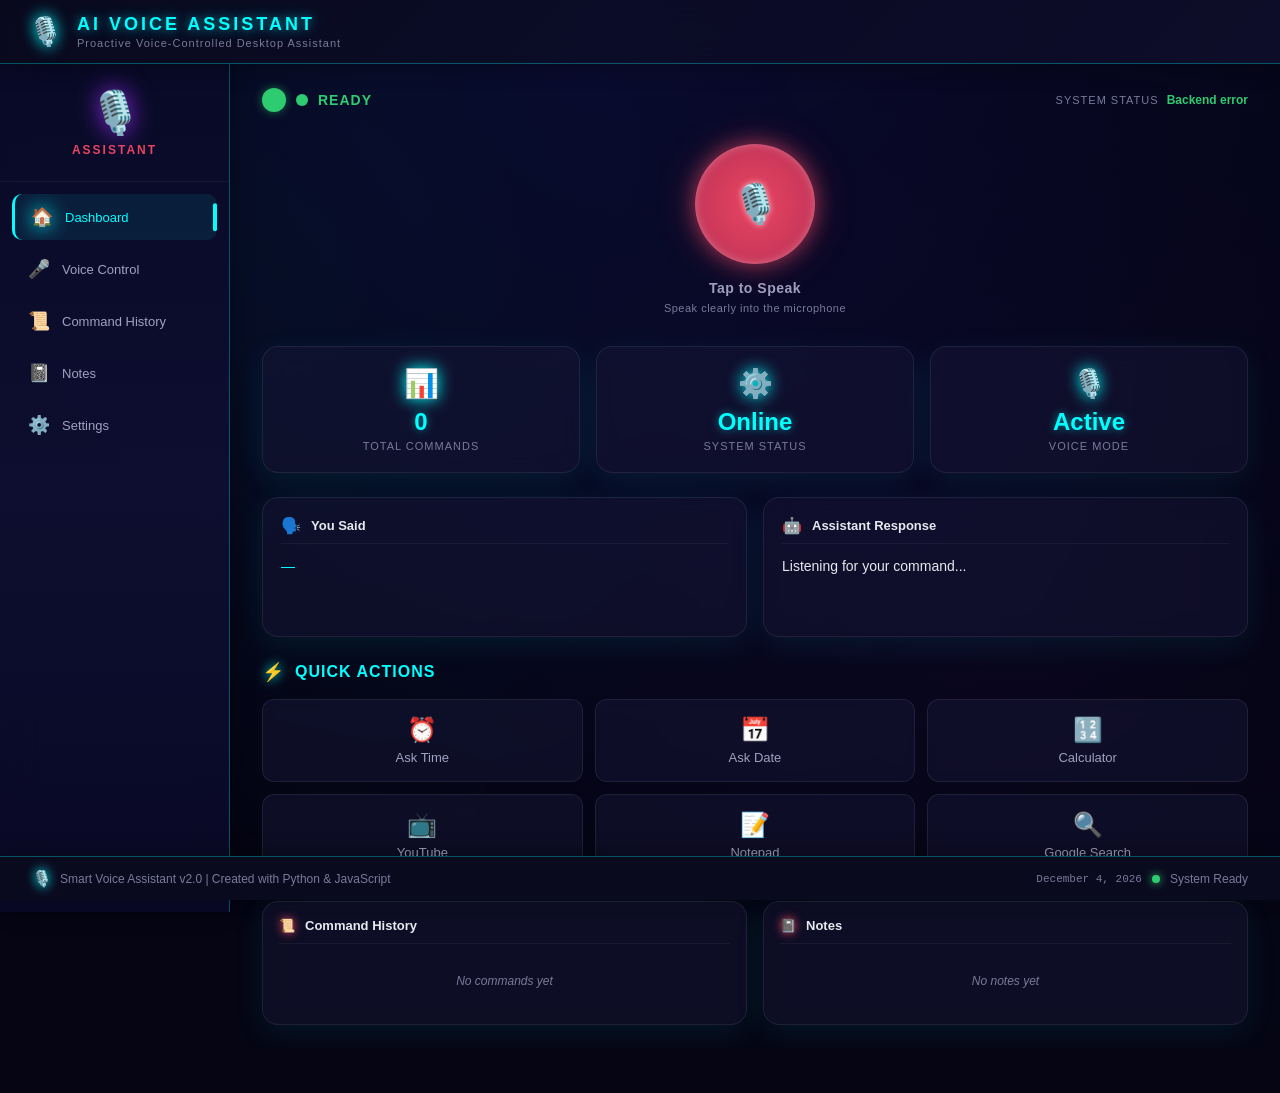
<file: frontend/index.html>
<!DOCTYPE html>
<html lang="en">
<head>
    <meta charset="UTF-8">
    <meta name="viewport" content="width=device-width, initial-scale=1.0">
    <title>AI Voice Assistant — Dashboard</title>
    <link rel="stylesheet" href="style.css">
</head>
<body>

    <!-- ===== APP BAR ===== -->
    <header class="app-bar">
        <div class="app-brand">
            <span class="logo">🎙️</span>
            <div class="brand-text">
                <span class="app-title">AI VOICE ASSISTANT</span>
                <span class="app-subtitle">Proactive Voice-Controlled Desktop Assistant</span>
            </div>
        </div>
    </header>

    <!-- ===== MAIN WRAPPER ===== -->
    <div class="app-wrapper">

        <!-- ===== LEFT SIDEBAR ===== -->
        <nav class="sidebar">
            <div class="sidebar-top">
                <div class="sidebar-logo">🎙️</div>
                <div class="sidebar-name">ASSISTANT</div>
            </div>

            <ul class="nav-menu">
                <li class="nav-item active" data-view="dashboard">
                    <span class="nav-icon">🏠</span>
                    <span class="nav-text">Dashboard</span>
                    <div class="nav-indicator"></div>
                </li>
                <li class="nav-item" data-view="voice">
                    <span class="nav-icon">🎤</span>
                    <span class="nav-text">Voice Control</span>
                    <div class="nav-indicator"></div>
                </li>
                <li class="nav-item" data-view="history">
                    <span class="nav-icon">📜</span>
                    <span class="nav-text">Command History</span>
                    <div class="nav-indicator"></div>
                </li>
                <li class="nav-item" data-view="notes">
                    <span class="nav-icon">📓</span>
                    <span class="nav-text">Notes</span>
                    <div class="nav-indicator"></div>
                </li>
                <li class="nav-item" data-view="settings">
                    <span class="nav-icon">⚙️</span>
                    <span class="nav-text">Settings</span>
                    <div class="nav-indicator"></div>
                </li>
            </ul>

            <div class="sidebar-footer">
                <div class="version">v2.0</div>
            </div>
        </nav>

        <!-- ===== MAIN CONTENT ===== -->
        <main class="main-content">

            <!-- ---------- DASHBOARD VIEW ---------- -->
            <section class="view active" id="dashboard-view">

                <!-- Status Section -->
                <div class="status-section">
                    <div class="status-indicator">
                        <div class="status-glow" id="statusGlow"></div>
                        <div class="status-dot" id="statusDot"></div>
                        <span class="status-text" id="statusText">READY</span>
                    </div>
                    <div class="status-info">
                        <span class="status-label">SYSTEM STATUS</span>
                        <span class="status-value online">ONLINE</span>
                    </div>
                </div>

                <!-- Central Microphone -->
                <div class="mic-section">
                    <div class="mic-glow-ring" id="micGlowRing"></div>
                    <button class="mic-button" id="micButton">
                        <span class="mic-icon">🎙️</span>
                    </button>
                    <div class="mic-label" id="micLabel">Tap to Speak</div>
                    <div class="mic-hint">Speak clearly into the microphone</div>
                </div>

                <!-- Stats Cards -->
                <div class="stats-grid">
                    <div class="stat-card">
                        <div class="stat-icon">📊</div>
                        <div class="stat-value" id="totalCommands">0</div>
                        <div class="stat-label">Total Commands</div>
                    </div>
                    <div class="stat-card">
                        <div class="stat-icon">⚙️</div>
                        <div class="stat-value" id="systemStatus">Online</div>
                        <div class="stat-label">System Status</div>
                    </div>
                    <div class="stat-card">
                        <div class="stat-icon">🎙️</div>
                        <div class="stat-value" id="voiceMode">Active</div>
                        <div class="stat-label">Voice Mode</div>
                    </div>
                </div>

                <!-- Interaction Cards -->
                <div class="interaction-section">
                    <div class="interaction-card">
                        <div class="card-header">
                            <span class="card-icon">🗣️</span>
                            <span>You Said</span>
                        </div>
                        <div class="card-content" id="youSaid">—</div>
                    </div>
                    <div class="interaction-card">
                        <div class="card-header">
                            <span class="card-icon">🤖</span>
                            <span>Assistant Response</span>
                        </div>
                        <div class="card-content" id="assistantResponse">Listening for your command...</div>
                    </div>
                </div>

                <!-- Quick Actions -->
                <div class="quick-actions">
                    <div class="section-title">
                        <span class="section-icon">⚡</span>
                        <span>Quick Actions</span>
                    </div>
                    <div class="actions-grid">
                        <button class="action-btn" data-action="time">
                            <span class="action-icon">⏰</span>
                            <span class="action-text">Ask Time</span>
                        </button>
                        <button class="action-btn" data-action="date">
                            <span class="action-icon">📅</span>
                            <span class="action-text">Ask Date</span>
                        </button>
                        <button class="action-btn" data-action="calculator">
                            <span class="action-icon">🔢</span>
                            <span class="action-text">Calculator</span>
                        </button>
                        <button class="action-btn" data-action="youtube">
                            <span class="action-icon">📺</span>
                            <span class="action-text">YouTube</span>
                        </button>
                        <button class="action-btn" data-action="notepad">
                            <span class="action-icon">📝</span>
                            <span class="action-text">Notepad</span>
                        </button>
                        <button class="action-btn" data-action="google">
                            <span class="action-icon">🔍</span>
                            <span class="action-text">Google Search</span>
                        </button>
                    </div>
                </div>

                <!-- Bottom Panels: History + Notes -->
                <div class="bottom-panels">
                    <div class="panel">
                        <div class="panel-header">
                            <span class="panel-icon">📜</span>
                            <span>Command History</span>
                        </div>
                        <div class="panel-content history-list" id="historyList">
                            <div class="empty-state">No commands yet</div>
                        </div>
                    </div>
                    <div class="panel">
                        <div class="panel-header">
                            <span class="panel-icon">📓</span>
                            <span>Notes</span>
                        </div>
                        <div class="panel-content notes-list" id="notesList">
                            <div class="empty-state">No notes yet</div>
                        </div>
                    </div>
                </div>

            </section>

            <!-- ---------- VOICE CONTROL VIEW ---------- -->
            <section class="view" id="voice-view">
                <div class="voice-control-section">
                    <div class="section-title">
                        <span class="section-icon">🎤</span>
                        <span>Voice Control Center</span>
                    </div>

                    <div class="voice-instructions">
                        <div class="instruction-card">
                            <div class="instruction-icon">🕐</div>
                            <div class="instruction-text">
                                <div class="instruction-title">Ask Time</div>
                                <div class="instruction-desc">"What is the time?" — Ask for current time</div>
                            </div>
                        </div>
                        <div class="instruction-card">
                            <div class="instruction-icon">📅</div>
                            <div class="instruction-text">
                                <div class="instruction-title">Ask Date</div>
                                <div class="instruction-desc">"What is today's date?" — Ask for today's date</div>
                            </div>
                        </div>
                        <div class="instruction-card">
                            <div class="instruction-icon">🔢</div>
                            <div class="instruction-text">
                                <div class="instruction-title">Calculator</div>
                                <div class="instruction-desc">"Open calculator" — Launch calculator</div>
                            </div>
                        </div>
                        <div class="instruction-card">
                            <div class="instruction-icon">📺</div>
                            <div class="instruction-text">
                                <div class="instruction-title">YouTube</div>
                                <div class="instruction-desc">"Open YouTube" — Open YouTube in browser</div>
                            </div>
                        </div>
                        <div class="instruction-card">
                            <div class="instruction-icon">📝</div>
                            <div class="instruction-text">
                                <div class="instruction-title">Notepad</div>
                                <div class="instruction-desc">"Open notepad" — Launch Notepad</div>
                            </div>
                        </div>
                        <div class="instruction-card">
                            <div class="instruction-icon">🔍</div>
                            <div class="instruction-text">
                                <div class="instruction-title">Google Search</div>
                                <div class="instruction-desc">"Search Google [query]" — Search the web</div>
                            </div>
                        </div>
                        <div class="instruction-card">
                            <div class="instruction-icon">📓</div>
                            <div class="instruction-text">
                                <div class="instruction-title">Take a Note</div>
                                <div class="instruction-desc">"Take a note [text]" — Save a note</div>
                            </div>
                        </div>
                        <div class="instruction-card">
                            <div class="instruction-icon">🚪</div>
                            <div class="instruction-text">
                                <div class="instruction-title">Exit</div>
                                <div class="instruction-desc">"Exit" — Close the assistant</div>
                            </div>
                        </div>
                    </div>
                </div>
            </section>

            <!-- ---------- COMMAND HISTORY VIEW ---------- -->
            <section class="view" id="history-view">
                <div class="history-section">
                    <div class="section-title">
                        <span class="section-icon">📜</span>
                        <span>Command History</span>
                    </div>
                    <div class="history-full" id="historyFullList">
                        <div class="empty-state">No commands in history</div>
                    </div>
                    <button class="clear-btn" id="clearHistoryBtn">Clear History</button>
                </div>
            </section>

            <!-- ---------- NOTES VIEW ---------- -->
            <section class="view" id="notes-view">
                <div class="notes-section">
                    <div class="section-title">
                        <span class="section-icon">📓</span>
                        <span>Notes</span>
                    </div>

                    <div class="note-input-area">
                        <textarea class="note-input" id="noteInput" placeholder="Write a new note..."></textarea>
                        <button class="add-note-btn" id="addNoteBtn">
                            <span class="btn-icon">💾</span>
                            <span>Save Note</span>
                        </button>
                    </div>

                    <div class="notes-full-list" id="notesFullList">
                        <div class="empty-state">No notes yet</div>
                    </div>
                </div>
            </section>

            <!-- ---------- SETTINGS VIEW ---------- -->
            <section class="view" id="settings-view">
                <div class="settings-section">
                    <div class="section-title">
                        <span class="section-icon">⚙️</span>
                        <span>Settings</span>
                    </div>

                    <div class="settings-grid">
                        <div class="setting-item">
                            <label>Speech Recognition Engine</label>
                            <select>
                                <option>Google Speech API (Online)</option>
                                <option>CMU Sphinx (Offline)</option>
                            </select>
                        </div>
                        <div class="setting-item">
                            <label>Speech Rate</label>
                            <div class="slider-container">
                                <input type="range" min="100" max="300" value="160">
                                <span class="slider-value">160</span>
                            </div>
                        </div>
                        <div class="setting-item">
                            <label>Volume</label>
                            <div class="slider-container">
                                <input type="range" min="0" max="100" value="100">
                                <span class="slider-value">100%</span>
                            </div>
                        </div>
                        <div class="setting-item checkbox-item">
                            <label>Auto-listen Mode</label>
                            <input type="checkbox" checked>
                        </div>
                        <div class="setting-item checkbox-item">
                            <label>Dark Theme</label>
                            <input type="checkbox" checked>
                        </div>
                        <div class="setting-item checkbox-item">
                            <label>Enable Sound Effects</label>
                            <input type="checkbox" checked>
                        </div>
                    </div>
                </div>
            </section>

        </main>
    </div>

    <!-- ===== FOOTER ===== -->
    <footer class="footer">
        <div class="footer-left">
            <span class="footer-icon">🎙️</span>
            <span>Smart Voice Assistant v2.0 | Created with Python &amp; JavaScript</span>
        </div>
        <div class="footer-right">
            <div class="footer-date" id="footerDate">--</div>
            <div class="footer-dot" id="footerDot"></div>
            <span>System Ready</span>
        </div>
    </footer>

    <script src="script.js"></script>
</body>
</html>
</file>
<file: frontend/style.css>
/* =====================================================
   Smart Voice Command Assistant — Frontend Stylesheet
   Dark Futuristic AI Dashboard
===================================================== */

/* ---- CSS Custom Properties (Neon Cyan / Purple Palette) ---- */
:root {
    --bg-primary: #050514;
    --bg-gradient-end: #0a0a2e;
    --bg-sidebar: #0f0f2a;
    --bg-card: rgba(26, 26, 58, 0.45);
    --bg-card-hover: rgba(34, 34, 74, 0.65);
    --bg-input: rgba(20, 20, 40, 0.55);
    --bg-footer: #0a0a1e;

    --neon-cyan: #00ffff;
    --neon-purple: #8a2be2;
    --neon-pink: #e94560;
    --neon-pink-light: #ff6b6b;

    --text-primary: #e8e8f0;
    --text-secondary: #a0a0c0;
    --text-muted: #7a7a9a;

    --status-ready: #2ecc71;
    --status-listening: #ef476f;
    --status-processing: #ffd166;

    --border-glow: rgba(0, 255, 255, 0.3);
    --border-card: rgba(255, 255, 255, 0.08);
    --shadow-card: 0 8px 32px rgba(0, 255, 255, 0.08);
    --shadow-card-hover: 0 12px 40px rgba(0, 255, 255, 0.15);

    --transition-fast: 0.2s ease;
    --transition-normal: 0.3s ease;
    --transition-slow: 0.5s ease;
}

/* ---- Reset & Base ---- */
* {
    margin: 0;
    padding: 0;
    box-sizing: border-box;
}

html {
    font-size: 15px;
    scroll-behavior: smooth;
}

body {
    font-family: "Segoe UI", "Helvetica Neue", Arial, sans-serif;
    background: radial-gradient(circle at 50% 0%, #0a0a2e 0%, #050514 70%, #050514 100%);
    background-size: 100% 100%;
    min-height: 100vh;
    color: var(--text-primary);
    overflow-x: hidden;
    position: relative;
}

body::before {
    content: "";
    position: fixed;
    top: 0; left: 0;
    width: 100%; height: 100%;
    background:
        radial-gradient(circle at 20% 30%, rgba(0, 255, 255, 0.03) 0%, transparent 50%),
        radial-gradient(circle at 80% 70%, rgba(138, 43, 226, 0.03) 0%, transparent 50%);
    pointer-events: none;
    z-index: 0;
}

/* =====================================================
   APP BAR
===================================================== */
.app-bar {
    background: linear-gradient(135deg, rgba(10, 10, 30, 0.8) 0%, rgba(15, 15, 45, 0.8) 100%);
    backdrop-filter: blur(20px);
    -webkit-backdrop-filter: blur(20px);
    border-bottom: 1px solid var(--border-glow);
    padding: 14px 28px;
    position: sticky;
    top: 0;
    z-index: 100;
    box-shadow: 0 4px 20px rgba(0, 0, 0, 0.3);
}

.app-brand {
    display: flex;
    align-items: center;
    gap: 14px;
}

.logo {
    font-size: 28px;
    filter: drop-shadow(0 0 8px var(--neon-cyan));
}

.app-title {
    font-size: 18px;
    font-weight: 800;
    letter-spacing: 3px;
    color: var(--neon-cyan);
    text-shadow: 0 0 10px rgba(0, 255, 255, 0.5),
                 0 0 20px rgba(0, 255, 255, 0.3);
}

.app-subtitle {
    font-size: 11px;
    color: var(--text-muted);
    letter-spacing: 1px;
    margin-top: 2px;
}

.brand-text {
    display: flex;
    flex-direction: column;
}

/* =====================================================
   APP WRAPPER (Sidebar + Main)
===================================================== */
.app-wrapper {
    display: flex;
    min-height: calc(100vh - 52px);
    position: relative;
    z-index: 1;
}

/* =====================================================
   SIDEBAR
===================================================== */
.sidebar {
    width: 230px;
    background: linear-gradient(180deg,
        rgba(10, 10, 40, 0.9) 0%,
        rgba(15, 15, 50, 0.9) 50%,
        rgba(10, 10, 40, 0.9) 100%);
    backdrop-filter: blur(20px);
    -webkit-backdrop-filter: blur(20px);
    border-right: 1px solid var(--border-glow);
    box-shadow: 4px 0 20px rgba(0, 0, 0, 0.3);
    padding-top: 24px;
    display: flex;
    flex-direction: column;
    height: calc(100vh - 52px);
    position: sticky;
    top: 52px;
}

.sidebar-top {
    text-align: center;
    padding-bottom: 24px;
    border-bottom: 1px solid rgba(255, 255, 255, 0.05);
    margin-bottom: 12px;
}

.sidebar-logo {
    font-size: 42px;
    filter: drop-shadow(0 0 12px var(--neon-purple));
    margin-bottom: 6px;
}

.sidebar-name {
    font-size: 12px;
    font-weight: 700;
    letter-spacing: 2px;
    color: var(--neon-pink);
    text-transform: uppercase;
}

.nav-menu {
    list-style: none;
    padding: 0 12px;
    flex: 1;
}

.nav-item {
    display: flex;
    align-items: center;
    gap: 12px;
    padding: 12px 16px;
    margin-bottom: 6px;
    border-radius: 10px;
    cursor: pointer;
    transition: var(--transition-fast);
    color: var(--text-secondary);
    font-size: 13px;
    font-weight: 500;
    position: relative;
    overflow: hidden;
}

.nav-item:hover {
    background: var(--bg-card-hover);
    color: var(--text-primary);
    transform: translateX(4px);
}

.nav-item:hover .nav-icon {
    filter: drop-shadow(0 0 8px var(--neon-cyan));
}

.nav-item.active {
    background: rgba(0, 255, 255, 0.08);
    color: var(--neon-cyan);
    border-left: 3px solid var(--neon-cyan);
}

.nav-item.active .nav-icon {
    filter: drop-shadow(0 0 10px var(--neon-cyan));
}

.nav-indicator {
    position: absolute;
    right: 0;
    top: 50%;
    transform: translateY(-50%);
    width: 4px;
    height: 0;
    background: var(--neon-cyan);
    border-radius: 2px;
    transition: var(--transition-fast);
}

.nav-item.active .nav-indicator {
    height: 60%;
}

.nav-icon {
    font-size: 18px;
    min-width: 20px;
    text-align: center;
}

.nav-text {
    white-space: nowrap;
}

.sidebar-footer {
    padding: 16px;
    text-align: center;
    border-top: 1px solid rgba(255, 255, 255, 0.05);
}

.version {
    font-size: 11px;
    color: var(--text-muted);
    letter-spacing: 1px;
}

/* =====================================================
   MAIN CONTENT
===================================================== */
.main-content {
    flex: 1;
    padding: 24px 32px;
    overflow-y: auto;
}

/* =====================================================
   VIEWS
===================================================== */
.view {
    display: none;
    animation: fadeIn 0.4s ease;
}

.view.active {
    display: block;
}

@keyframes fadeIn {
    from { opacity: 0; transform: translateY(10px); }
    to   { opacity: 1; transform: translateY(0); }
}

/* =====================================================
   STATUS SECTION
===================================================== */
.status-section {
    display: flex;
    justify-content: space-between;
    align-items: center;
    margin-bottom: 24px;
}

.status-indicator {
    display: flex;
    align-items: center;
    gap: 10px;
}

.status-glow {
    width: 24px;
    height: 24px;
    border-radius: 50%;
    background: var(--status-ready);
    box-shadow:
        0 0 0 0 rgba(46, 204, 113, 0.7),
        0 0 10px rgba(46, 204, 113, 0.5);
    animation: pulseGlow 2s infinite;
}

.status-glow.listening {
    background: var(--status-listening);
    animation: pulseGlowRed 1s infinite;
    box-shadow:
        0 0 0 0 rgba(239, 71, 111, 0.7),
        0 0 12px rgba(239, 71, 111, 0.6);
}

.status-glow.processing {
    background: var(--status-processing);
    animation: pulseGlowOrange 0.6s infinite;
    box-shadow:
        0 0 0 0 rgba(255, 209, 63, 0.7),
        0 0 12px rgba(255, 209, 63, 0.6);
}

@keyframes pulseGlow {
    0%   { box-shadow: 0 0 0 0 rgba(46, 204, 113, 0.7); }
    50%  { box-shadow: 0 0 0 10px rgba(46, 204, 113, 0); }
    100% { box-shadow: 0 0 0 0 rgba(46, 204, 113, 0); }
}

@keyframes pulseGlowRed {
    0%   { box-shadow: 0 0 0 0 rgba(239, 71, 111, 0.7); }
    50%  { box-shadow: 0 0 0 12px rgba(239, 71, 111, 0); }
    100% { box-shadow: 0 0 0 0 rgba(239, 71, 111, 0); }
}

@keyframes pulseGlowOrange {
    0%   { box-shadow: 0 0 0 0 rgba(255, 209, 63, 0.7); }
    50%  { box-shadow: 0 0 0 8px rgba(255, 209, 63, 0); }
    100% { box-shadow: 0 0 0 0 rgba(255, 209, 63, 0); }
}

.status-dot {
    width: 12px;
    height: 12px;
    border-radius: 50%;
    background: var(--status-ready);
}

.status-text {
    font-size: 14px;
    font-weight: 700;
    color: var(--status-ready);
    letter-spacing: 1px;
    text-transform: uppercase;
}

.status-text.listening { color: var(--status-listening); }
.status-text.processing { color: var(--status-processing); }

.status-info {
    display: flex;
    align-items: center;
    gap: 8px;
}

.status-label {
    font-size: 11px;
    color: var(--text-muted);
    letter-spacing: 1px;
}

.status-value {
    font-size: 12px;
    font-weight: 600;
    color: var(--status-ready);
}

.status-value.online { color: var(--status-ready); }

/* =====================================================
   MICROPHONE SECTION
===================================================== */
.mic-section {
    text-align: center;
    margin: 32px 0;
    position: relative;
}

.mic-glow-ring {
    position: absolute;
    top: 50%;
    left: 50%;
    transform: translate(-50%, -50%);
    width: 180px;
    height: 180px;
    border-radius: 50%;
    border: 3px solid transparent;
    animation: rotateGlow 4s linear infinite;
    pointer-events: none;
    opacity: 0;
    transition: opacity var(--transition-normal);
}

.mic-section.listening .mic-glow-ring {
    opacity: 1;
    border-top-color: var(--neon-cyan);
    border-bottom-color: var(--neon-pink);
    animation: rotateGlow 1.5s linear infinite;
    box-shadow: 0 0 30px rgba(233, 69, 96, 0.4);
}

@keyframes rotateGlow {
    0%   { transform: translate(-50%, -50%) rotate(0deg); }
    100% { transform: translate(-50%, -50%) rotate(360deg); }
}

.mic-button {
    width: 120px;
    height: 120px;
    border-radius: 50%;
    background: radial-gradient(circle, var(--neon-pink) 0%, #c7365a 70%, #a02845 100%);
    border: none;
    cursor: pointer;
    display: flex;
    align-items: center;
    justify-content: center;
    font-size: 38px;
    box-shadow:
        0 0 20px rgba(233, 69, 96, 0.6),
        0 0 40px rgba(233, 69, 96, 0.3),
        inset 0 0 10px rgba(255, 255, 255, 0.3);
    transition: var(--transition-normal);
    position: relative;
    overflow: hidden;
    margin: 0 auto;
    z-index: 2;
}

.mic-button:hover {
    transform: scale(1.08);
    box-shadow:
        0 0 30px rgba(233, 69, 96, 0.8),
        0 0 50px rgba(233, 69, 96, 0.4);
}

.mic-button:active {
    transform: scale(0.96);
}

.mic-button.listening {
    background: radial-gradient(circle, #ff6b6b 0%, #e94560 70%, #c7365a 100%);
    animation: micPulse 0.8s ease-in-out infinite;
    box-shadow:
        0 0 30px rgba(233, 69, 96, 0.8),
        0 0 50px rgba(233, 69, 96, 0.5),
        0 0 70px rgba(233, 69, 96, 0.3);
}

@keyframes micPulse {
    0%   { transform: scale(1); }
    50%  { transform: scale(1.05); }
    100% { transform: scale(1); }
}

.mic-button.processing {
    background: radial-gradient(circle, var(--status-processing) 0%, #e0a800 70%, #c99500 100%);
    box-shadow:
        0 0 30px rgba(255, 209, 63, 0.6),
        0 0 50px rgba(255, 209, 63, 0.3);
}

.mic-icon {
    font-size: 38px;
    filter: drop-shadow(0 0 3px rgba(255, 255, 255, 0.7));
    z-index: 3;
}

.mic-label {
    margin-top: 16px;
    font-size: 14px;
    font-weight: 600;
    color: var(--text-secondary);
    letter-spacing: 0.5px;
    transition: var(--transition-normal);
}

.mic-label.listening { color: var(--status-listening); }
.mic-label.processing { color: var(--status-processing); }

.mic-hint {
    margin-top: 6px;
    font-size: 11px;
    color: var(--text-muted);
    letter-spacing: 0.5px;
}

/* =====================================================
   STATS CARDS
===================================================== */
.stats-grid {
    display: grid;
    grid-template-columns: repeat(3, 1fr);
    gap: 16px;
    margin-bottom: 24px;
}

.stat-card {
    background: var(--bg-card);
    backdrop-filter: blur(10px);
    -webkit-backdrop-filter: blur(10px);
    border: 1px solid var(--border-card);
    border-radius: 16px;
    padding: 20px;
    text-align: center;
    transition: var(--transition-normal);
    box-shadow: var(--shadow-card);
    position: relative;
    overflow: hidden;
}

.stat-card::before {
    content: "";
    position: absolute;
    top: 0; left: 0;
    right: 0; bottom: 0;
    background: linear-gradient(135deg,
        rgba(0, 255, 255, 0.05) 0%,
        rgba(138, 43, 226, 0.05) 100%);
    opacity: 0;
    transition: opacity var(--transition-normal);
    pointer-events: none;
}

.stat-card:hover {
    transform: translateY(-4px);
    box-shadow: var(--shadow-card-hover);
    border-color: rgba(0, 255, 255, 0.3);
}

.stat-card:hover::before {
    opacity: 1;
}

.stat-icon {
    font-size: 28px;
    margin-bottom: 8px;
    filter: drop-shadow(0 0 8px var(--neon-cyan));
}

.stat-value {
    font-size: 24px;
    font-weight: 800;
    color: var(--neon-cyan);
    text-shadow: 0 0 8px rgba(0, 255, 255, 0.5);
    margin-bottom: 4px;
}

.stat-label {
    font-size: 11px;
    color: var(--text-muted);
    text-transform: uppercase;
    letter-spacing: 1px;
}

/* =====================================================
   INTERACTION CARDS
===================================================== */
.interaction-section {
    display: grid;
    grid-template-columns: 1fr 1fr;
    gap: 16px;
    margin-bottom: 24px;
}

.interaction-card {
    background: var(--bg-card);
    backdrop-filter: blur(10px);
    -webkit-backdrop-filter: blur(10px);
    border: 1px solid var(--border-card);
    border-radius: 16px;
    padding: 18px;
    transition: var(--transition-normal);
    box-shadow: var(--shadow-card);
    min-height: 140px;
}

.interaction-card:hover {
    box-shadow: var(--shadow-card-hover);
    border-color: rgba(0, 255, 255, 0.3);
}

.card-header {
    display: flex;
    align-items: center;
    gap: 10px;
    margin-bottom: 12px;
    padding-bottom: 8px;
    border-bottom: 1px solid rgba(255, 255, 255, 0.05);
}

.card-icon {
    font-size: 16px;
}

.card-header span:last-child {
    font-size: 13px;
    font-weight: 600;
    color: var(--text-primary);
}

.card-content {
    font-size: 14px;
    color: var(--text-secondary);
    line-height: 1.5;
    word-break: break-word;
}

.card-content#youSaid {
    color: var(--neon-cyan);
    font-weight: 500;
}

.card-content#assistantResponse {
    color: var(--text-primary);
}

/* =====================================================
   QUICK ACTIONS
===================================================== */
.quick-actions {
    margin-bottom: 24px;
}

.section-title {
    display: flex;
    align-items: center;
    gap: 10px;
    margin-bottom: 16px;
    font-size: 16px;
    font-weight: 700;
    color: var(--neon-cyan);
    text-transform: uppercase;
    letter-spacing: 1px;
}

.section-title .section-icon {
    font-size: 18px;
    filter: drop-shadow(0 0 6px var(--neon-cyan));
}

.actions-grid {
    display: grid;
    grid-template-columns: repeat(3, 1fr);
    gap: 12px;
}

.action-btn {
    background: var(--bg-card);
    backdrop-filter: blur(5px);
    -webkit-backdrop-filter: blur(5px);
    border: 1px solid var(--border-card);
    border-radius: 12px;
    padding: 16px 12px;
    cursor: pointer;
    transition: var(--transition-normal);
    display: flex;
    flex-direction: column;
    align-items: center;
    gap: 6px;
    font-size: 13px;
}

.action-btn:hover {
    background: var(--bg-card-hover);
    transform: translateY(-3px);
    box-shadow: 0 6px 20px rgba(0, 255, 255, 0.15);
    border-color: var(--neon-cyan);
}

.action-btn:hover .action-icon {
    filter: drop-shadow(0 0 8px var(--neon-cyan));
    transform: scale(1.15);
}

.action-icon {
    font-size: 24px;
    transition: var(--transition-fast);
}

.action-text {
    color: var(--text-secondary);
    font-weight: 500;
    transition: var(--transition-normal);
}

.action-btn:hover .action-text {
    color: var(--neon-cyan);
}

/* =====================================================
   BOTTOM PANELS
===================================================== */
.bottom-panels {
    display: grid;
    grid-template-columns: 1fr 1fr;
    gap: 16px;
}

.panel {
    background: var(--bg-card);
    backdrop-filter: blur(10px);
    -webkit-backdrop-filter: blur(10px);
    border: 1px solid var(--border-card);
    border-radius: 16px;
    padding: 16px;
    transition: var(--transition-normal);
    box-shadow: var(--shadow-card);
    display: flex;
    flex-direction: column;
}

.panel:hover {
    box-shadow: var(--shadow-card-hover);
    border-color: rgba(0, 255, 255, 0.3);
}

.panel-header {
    display: flex;
    align-items: center;
    gap: 10px;
    padding-bottom: 10px;
    margin-bottom: 10px;
    border-bottom: 1px solid rgba(255, 255, 255, 0.05);
}

.panel-icon {
    font-size: 16px;
    filter: drop-shadow(0 0 5px var(--neon-pink));
}

.panel-header span {
    font-size: 13px;
    font-weight: 600;
    color: var(--text-primary);
}

.panel-content {
    flex: 1;
    overflow-y: auto;
    font-size: 12px;
    color: var(--text-secondary);
}

.history-list, .notes-list {
    display: flex;
    flex-direction: column;
    gap: 6px;
}

.history-item, .note-item {
    background: rgba(26, 26, 58, 0.5);
    border-radius: 8px;
    padding: 6px 10px;
    border-left: 2px solid var(--neon-cyan);
    word-break: break-word;
}

.history-item .history-time {
    color: var(--text-muted);
    font-size: 10px;
    margin-bottom: 2px;
}

.history-command {
    color: var(--neon-cyan);
    font-weight: 600;
    font-size: 12px;
}

.history-response {
    color: var(--text-secondary);
    font-size: 11px;
    margin-top: 2px;
}

.note-time {
    color: var(--text-muted);
    font-size: 10px;
    margin-bottom: 4px;
}

.note-text {
    color: var(--text-primary);
    font-size: 13px;
    line-height: 1.4;
}

/* =====================================================
   EMPTY STATE
===================================================== */
.empty-state {
    text-align: center;
    padding: 20px;
    color: var(--text-muted);
    font-style: italic;
    font-size: 12px;
}

/* =====================================================
   FOOTER
===================================================== */
.footer {
    display: flex;
    justify-content: space-between;
    align-items: center;
    background: var(--bg-footer);
    backdrop-filter: blur(10px);
    border-top: 1px solid var(--border-glow);
    padding: 12px 32px;
    font-size: 12px;
    color: var(--text-muted);
    position: sticky;
    bottom: 0;
    z-index: 100;
    box-shadow: 0 -4px 20px rgba(0, 0, 0, 0.3);
}

.footer-left {
    display: flex;
    align-items: center;
    gap: 8px;
}

.footer-icon {
    font-size: 16px;
    filter: drop-shadow(0 0 6px var(--neon-cyan));
}

.footer-right {
    display: flex;
    align-items: center;
    gap: 10px;
}

.footer-dot {
    width: 8px;
    height: 8px;
    border-radius: 50%;
    background: var(--status-ready);
    box-shadow: 0 0 8px var(--status-ready);
}

.footer-date {
    font-size: 11px;
    color: var(--text-muted);
    font-family: "Courier New", monospace;
}

/* =====================================================
   OTHER VIEWS
===================================================== */
.voice-control-section {
    max-width: 900px;
    margin: 0 auto;
}

.voice-control-section .mic-section {
    margin: 40px 0;
}

.instruction-card {
    display: flex;
    align-items: center;
    gap: 14px;
    background: var(--bg-card);
    border: 1px solid var(--border-card);
    border-radius: 12px;
    padding: 14px 18px;
    margin-bottom: 10px;
    transition: var(--transition-fast);
}

.instruction-card:hover {
    background: var(--bg-card-hover);
    border-color: rgba(0, 255, 255, 0.3);
    transform: translateX(4px);
}

.instruction-icon {
    font-size: 24px;
    min-width: 24px;
    text-align: center;
}

.instruction-text {
    display: flex;
    flex-direction: column;
}

.instruction-title {
    font-size: 13px;
    font-weight: 600;
    color: var(--neon-cyan);
}

.instruction-desc {
    font-size: 11px;
    color: var(--text-muted);
}

.history-section {
    max-width: 900px;
    margin: 0 auto;
}

.history-full {
    background: var(--bg-card);
    border: 1px solid var(--border-card);
    border-radius: 12px;
    padding: 16px;
    max-height: 400px;
    overflow-y: auto;
    margin-bottom: 16px;
}

.clear-btn {
    background: var(--neon-pink);
    color: var(--text-primary);
    border: none;
    border-radius: 8px;
    padding: 8px 20px;
    font-size: 12px;
    font-weight: 600;
    cursor: pointer;
    transition: var(--transition-fast);
}

.clear-btn:hover {
    background: var(--neon-pink-light);
    box-shadow: 0 0 15px rgba(233, 69, 96, 0.5);
}

/* NOTES PAGE */
.notes-section {
    max-width: 900px;
    margin: 0 auto;
}

.note-input-area {
    margin-bottom: 20px;
}

.note-input {
    width: 100%;
    min-height: 80px;
    background: var(--bg-input);
    border: 1px solid var(--border-card);
    border-radius: 12px;
    padding: 12px 16px;
    font-family: inherit;
    font-size: 13px;
    color: var(--text-primary);
    resize: vertical;
    outline: none;
    transition: var(--transition-fast);
}

.note-input:focus {
    border-color: var(--neon-cyan);
    box-shadow: 0 0 15px rgba(0, 255, 255, 0.2);
}

.add-note-btn {
    margin-top: 10px;
    background: var(--neon-cyan);
    color: var(--bg-primary);
    border: none;
    border-radius: 8px;
    padding: 10px 24px;
    font-size: 12px;
    font-weight: 700;
    cursor: pointer;
    display: flex;
    align-items: center;
    gap: 6px;
    transition: var(--transition-fast);
}

.add-note-btn .btn-icon {
    font-size: 14px;
}

/* Voice instructions */
.voice-instructions {
    display: flex;
    flex-direction: column;
    gap: 8px;
    margin-top: 20px;
}

.voice-control-section .mic-section {
    margin: 40px 0;
}

/* Checkbox items in settings */
.checkbox-item {
    display: flex;
    justify-content: space-between;
    align-items: center;
}

.checkbox-item input[type="checkbox"] {
    width: 16px;
    height: 16px;
    cursor: pointer;
    accent-color: var(--neon-cyan);
}

.add-note-btn:hover {
    background: #3da9d6;
    box-shadow: 0 0 15px rgba(0, 255, 255, 0.4);
}

.notes-full-list {
    display: flex;
    flex-direction: column;
    gap: 8px;
}

.note-item {
    background: var(--bg-card);
    border: 1px solid var(--border-card);
    border-radius: 10px;
    padding: 12px 16px;
    font-size: 13px;
    color: var(--text-primary);
}

.note-item .note-time {
    color: var(--text-muted);
    font-size: 10px;
    margin-bottom: 4px;
}

/* SETTINGS PAGE */
.settings-section {
    max-width: 700px;
    margin: 0 auto;
}

.settings-grid {
    display: flex;
    flex-direction: column;
    gap: 16px;
}

.setting-item {
    background: var(--bg-card);
    border: 1px solid var(--border-card);
    border-radius: 12px;
    padding: 16px 20px;
    display: flex;
    justify-content: space-between;
    align-items: center;
    transition: var(--transition-normal);
}

.setting-item:hover {
    border-color: rgba(0, 255, 255, 0.3);
}

.setting-item label {
    font-size: 13px;
    color: var(--text-primary);
    font-weight: 500;
}

.setting-item select,
.setting-item input[type="range"] {
    background: var(--bg-input);
    border: 1px solid var(--border-card);
    border-radius: 6px;
    color: var(--text-primary);
    outline: none;
}

.setting-item select {
    padding: 6px 10px;
    font-size: 12px;
}

.slider-container {
    display: flex;
    align-items: center;
    gap: 10px;
}

.slider-container input[type="range"] {
    width: 150px;
    height: 4px;
    -webkit-appearance: none;
    background: var(--border-card);
    border-radius: 2px;
}

.slider-value {
    font-size: 12px;
    color: var(--text-secondary);
    min-width: 50px;
    text-align: right;
}

/* ===== Responsive ===== */
@media (max-width: 768px) {
    .app-wrapper {
        flex-direction: column;
    }

    .sidebar {
        width: 100%;
        height: auto;
        border-right: none;
        border-bottom: 1px solid var(--border-glow);
    }

    .main-content {
        padding: 16px;
    }

    .stats-grid {
        grid-template-columns: 1fr;
    }

    .interaction-section {
        grid-template-columns: 1fr;
    }

    .actions-grid {
        grid-template-columns: repeat(2, 1fr);
    }

    .bottom-panels {
        grid-template-columns: 1fr;
    }
}

@media (max-width: 480px) {
    .actions-grid {
        grid-template-columns: 1fr;
    }
}
</file>
